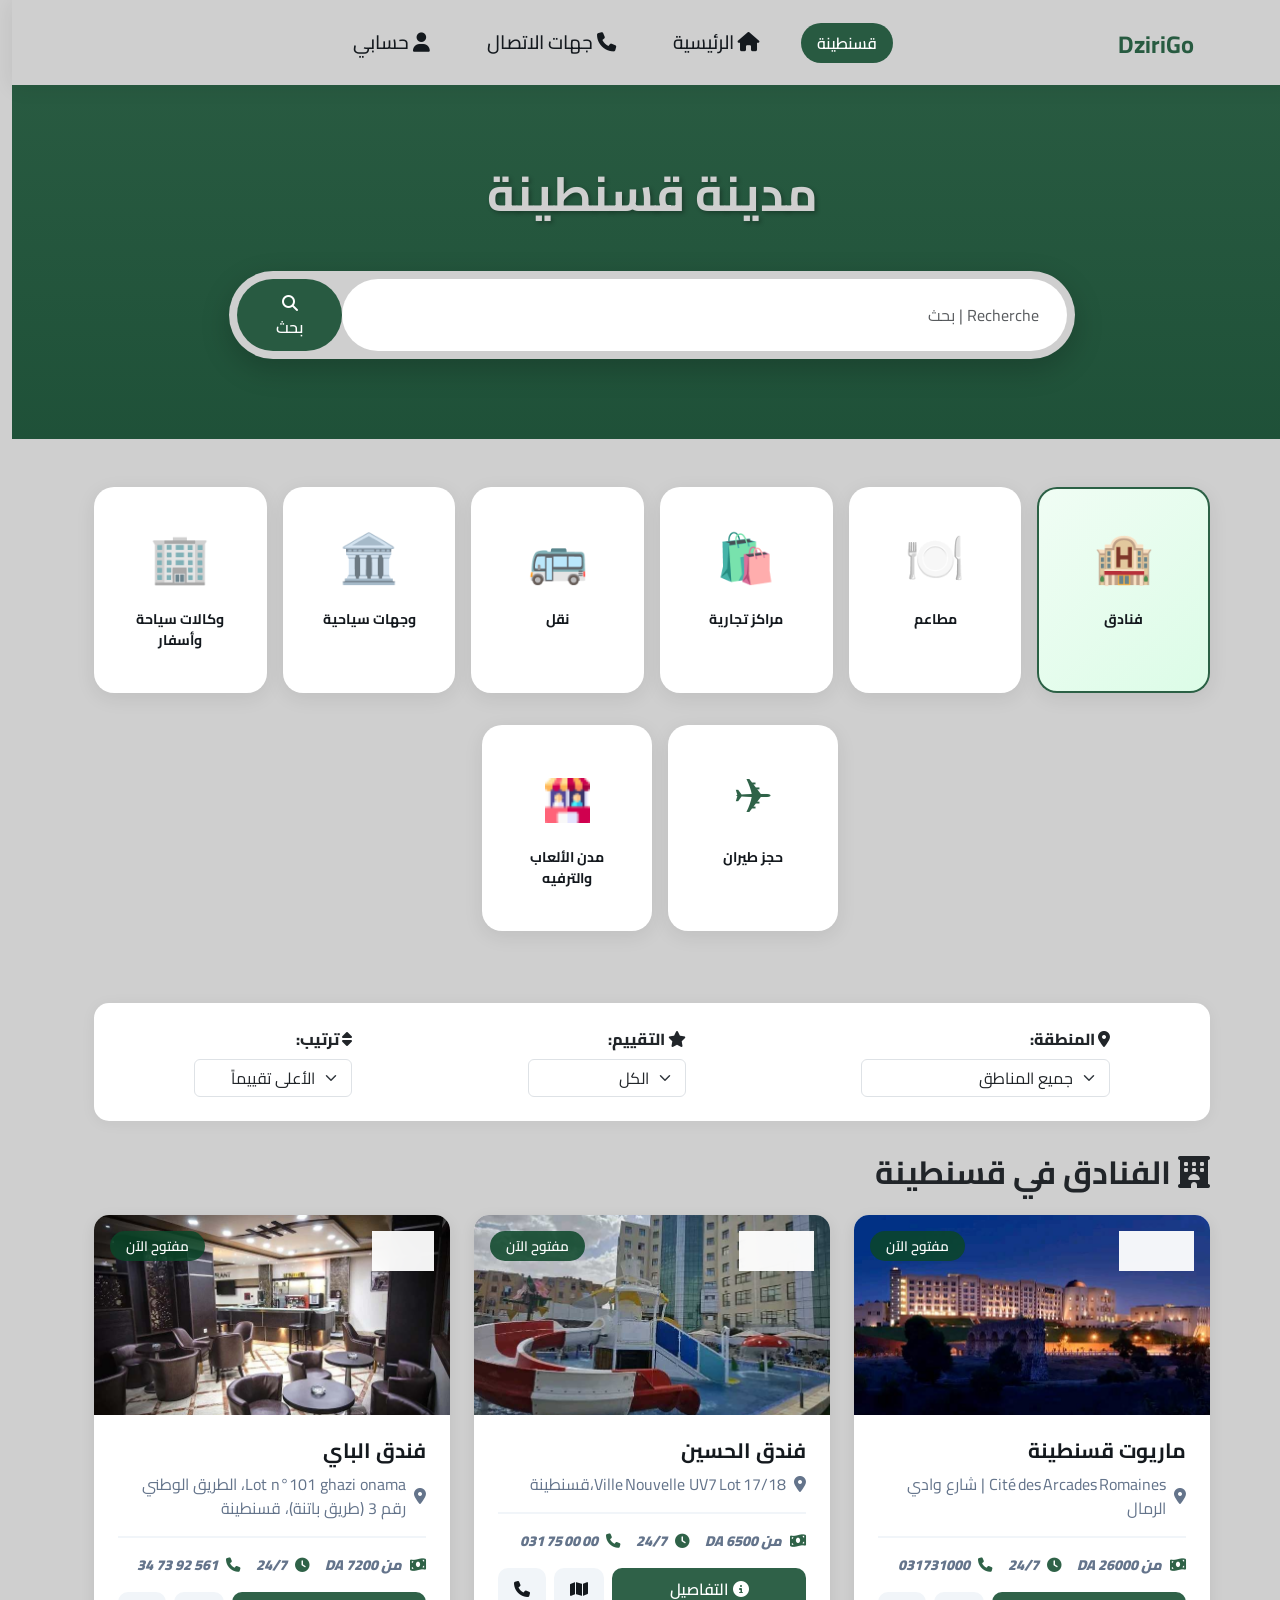
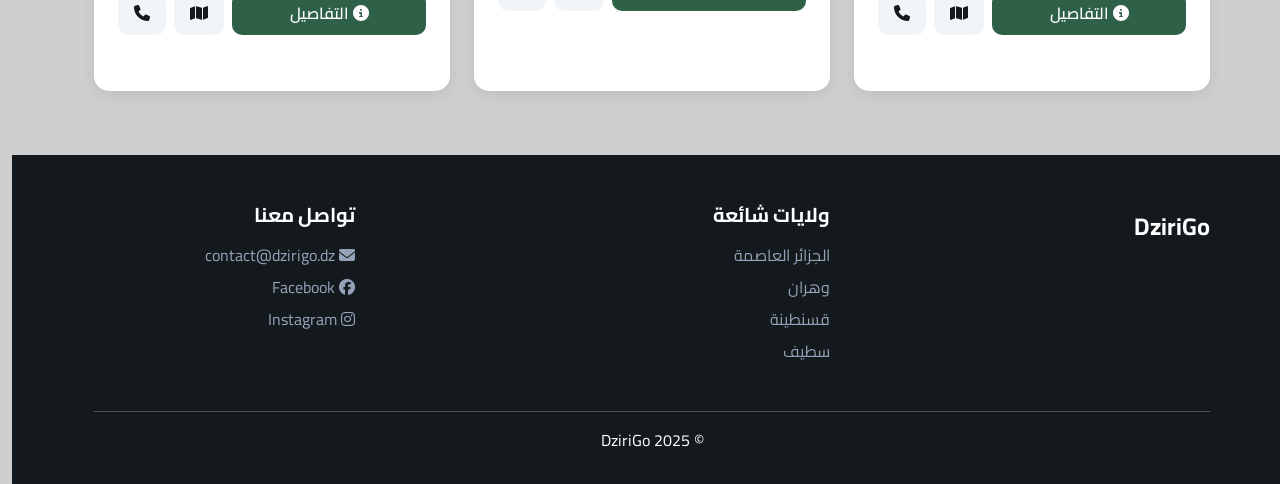
<file: index.html>
<!DOCTYPE html>
<html lang="ar" dir="rtl">
<head>
    <meta charset="UTF-8">
    <meta name="viewport" content="width=device-width, initial-scale=1.0">
    <title>DziriGo - دليلك الشامل للجزائر</title>
    <link href="https://cdn.jsdelivr.net/npm/bootstrap@5.3.0/dist/css/bootstrap.min.css" rel="stylesheet">
    <link rel="stylesheet" href="https://cdnjs.cloudflare.com/ajax/libs/font-awesome/6.4.0/css/all.min.css">
    <link rel="stylesheet" href="/style.css">
</head>
<body>
    
    <nav class="navbar navbar-expand-lg sticky-top">
        <div class="container">
            <a class="navbar-brand" href="#">
                <span class="flag-icon">DziriGo</span> 
            </a>
            <button class="navbar-toggler" type="button" data-bs-toggle="collapse" data-bs-target="#navbarNav">
                <span class="navbar-toggler-icon"></span>
            </button>
            <div class="collapse navbar-collapse" id="navbarNav">
                <ul class="navbar-nav me-auto">
                    <li class="nav-item">
                        <select class="city-selector form-select" id="citySelector">
                            <option value="constantine">قسنطينة</option>
                            <option value="oran">وهران</option>
                            <option value="setif">سطيف</option>
                        </select>
                    </li>
                </ul>
                <ul class="navbar-nav ms-auto" >
                    <li class="nav-item">
                        <a class="nav-link" href="#" ><i class="fas fa-home"></i> الرئيسية</a>
                    </li>
                    <li class="nav-item">
                        <a class="nav-link" href="/pages/contacts.html"><i class="fas fa-phone"></i> جهات الاتصال</a>
                    </li>
                    <li class="nav-item">
                        <a class="nav-link" href="/pages/form.html"><i class="fas fa-user"></i> حسابي</a>
                    </li>
                </ul>
            </div>
        </div>
    </nav>

  
    <section class="hero-section">
        <div class="container text-center">
            <h1 class="hero-title">مدينة قسنطينة </h1>
            </div> 
            <div class="row justify-content-center">
                <div class="col-lg-8">
                    <div class="search-box">
                        <div class="d-flex">
                            <input type="text" class="form-control" placeholder=" Recherche | بحث ">
                            <button type="button">
                                <i class="fas fa-search"></i> بحث
                            </button>
                        </div>
                    </div>
                </div>
            </div>
        </div>
    </section>

   
    <section class="categories-section">
        <div class="container">
            <div class="row g-3">
                <div class="col-6 col-md-4 col-lg-2">
                    <div class="category-card active" data-category="hotels">
                        <div class="category-icon">🏨</div>
                        <div class="category-title">فنادق</div>
                    </div>
                </div>
                <div class="col-6 col-md-4 col-lg-2">
                    <div class="category-card" data-category="restaurants">
                        <div class="category-icon">🍽️</div>
                        <div class="category-title">مطاعم</div>
                    </div>
                </div>
                <div class="col-6 col-md-4 col-lg-2">
                    <div class="category-card" data-category="malls">
                        <div class="category-icon">🛍️</div>
                        <div class="category-title">مراكز تجارية</div>
                    </div>
                </div>
                <div class="col-6 col-md-4 col-lg-2">
                    <div class="category-card" data-category="transport">
                        <div class="category-icon">🚌</div>
                        <div class="category-title">نقل</div>
                    </div>
                </div>
                <div class="col-6 col-md-4 col-lg-2">
                    <div class="category-card" data-category="tourism">
                        <div class="category-icon">🏛️</div>
                        <div class="category-title">وجهات سياحية</div>
                    </div>
                </div>
                <div class="col-6 col-md-4 col-lg-2">
                    <div class="category-card" data-category="services">
                        <div class="category-icon">🏢</div>
                        <div class="category-title text-size">وكالات سياحة وأسفار</div>
                    </div>
                </div>
                <div class="row g-3 card-center">
                    <div class="col-6 col-md-5 col-lg-2">
                    <div class="category-card" data-category="bligthbkings">
                        <div class="category-icon">✈</div>
                        <div class="category-title text-size">حجز طيران</div>
                    </div>
                </div>
                 <div class="col-6 col-md-5 col-lg-2">
                    <div class="category-card" data-category="gamescities">
                        <div class="category-icon"><img src="/icons/booth.png" style="width: 45px;"></div>
                        <div class="category-title text-size"> مدن الألعاب والترفيه</div>
                    </div>
                </div>
                </div>
            </div>
        </div>
    </section>

  
    <div class="container mt-4">
        <div class="filter-section">
            <div class="row align-items-center ">
                <div class="col-md-3 mb-3 mb-md-0">
                    <label class="form-label mb-2"><i class="fas fa-map-marker-alt"></i> المنطقة:</label>
                    <select class="form-select" id="areaFilter">
                        <option>جميع المناطق</option>
                        <option>وسط المدينة</option>
                        <option>الكدية</option>
                        <option>بومزو</option>
                        <option>زواغي</option>
                        <option>بلدية ابن باديس</option>
                    </select>
                </div>
                <div class="col-md-2 mb-3 mb-md-0">
                    <label class="form-label mb-2"><i class="fas fa-star"></i> التقييم:</label>
                    <select class="form-select" id="ratingFilter">
                        <option>الكل</option>
                        <option>5 نجوم</option>
                        <option>4+ نجوم</option>
                        <option>3+ نجوم</option>
                    </select>
                </div>
                <div class="col-md-2 mb-3 mb-md-0">
                    <label class="form-label mb-2"><i class="fas fa-sort"></i> ترتيب:</label>
                    <select class="form-select" id="sortFilter">
                        <option>الأعلى تقييماً</option>
                        <option>الأقل سعراً</option>
                        <option>الأقرب</option>
                    </select>
                </div>

            </div>
        </div>

     
        <h2 class="mb-4 fw-bold" id="categoryTitle">
            <i class="fas fa-hotel"></i> الفنادق في قسنطينة
        </h2>
        <div class="row" id="placesContainer"></div>
    </div>

   
    <footer class="footer">
        <div class="container">
            <div class="row row-flex">
                <div class="col-md-2 mb-4">
                    <a class="navbar-brand" href="#">
                        <span class="flag-icon" style="color: white;">DziriGo</span> 
                    </a>
                </div>
                <div class="col-md-3 mb-4">
                    <h5>ولايات شائعة</h5>
                    <a href="#" class="footer-link">الجزائر العاصمة</a>
                    <a href="#" class="footer-link">وهران</a>
                    <a href="#" class="footer-link">قسنطينة</a>
                    <a href="#" class="footer-link">سطيف</a>
                </div>
                <div class="col-md-3 mb-4">
                    <h5>تواصل معنا</h5>
                    <a href="#" class="footer-link"><i class="fas fa-envelope"></i> contact@dzirigo.dz</a>
                    <a href="#" class="footer-link"><i class="fab fa-facebook"></i> Facebook</a>
                    <a href="#" class="footer-link"><i class="fab fa-instagram"></i> Instagram</a>
                </div>
            </div>
            <hr class="bg-secondary">
            <div class="text-center text-muted">
                <p style="color: white;">© DziriGo 2025 </p>
            </div>
        </div>
    </footer>

    <script src="https://cdn.jsdelivr.net/npm/bootstrap@5.3.0/dist/js/bootstrap.bundle.min.js"></script>
    <script src="/index.js"></script>
</body>
</html>
</file>
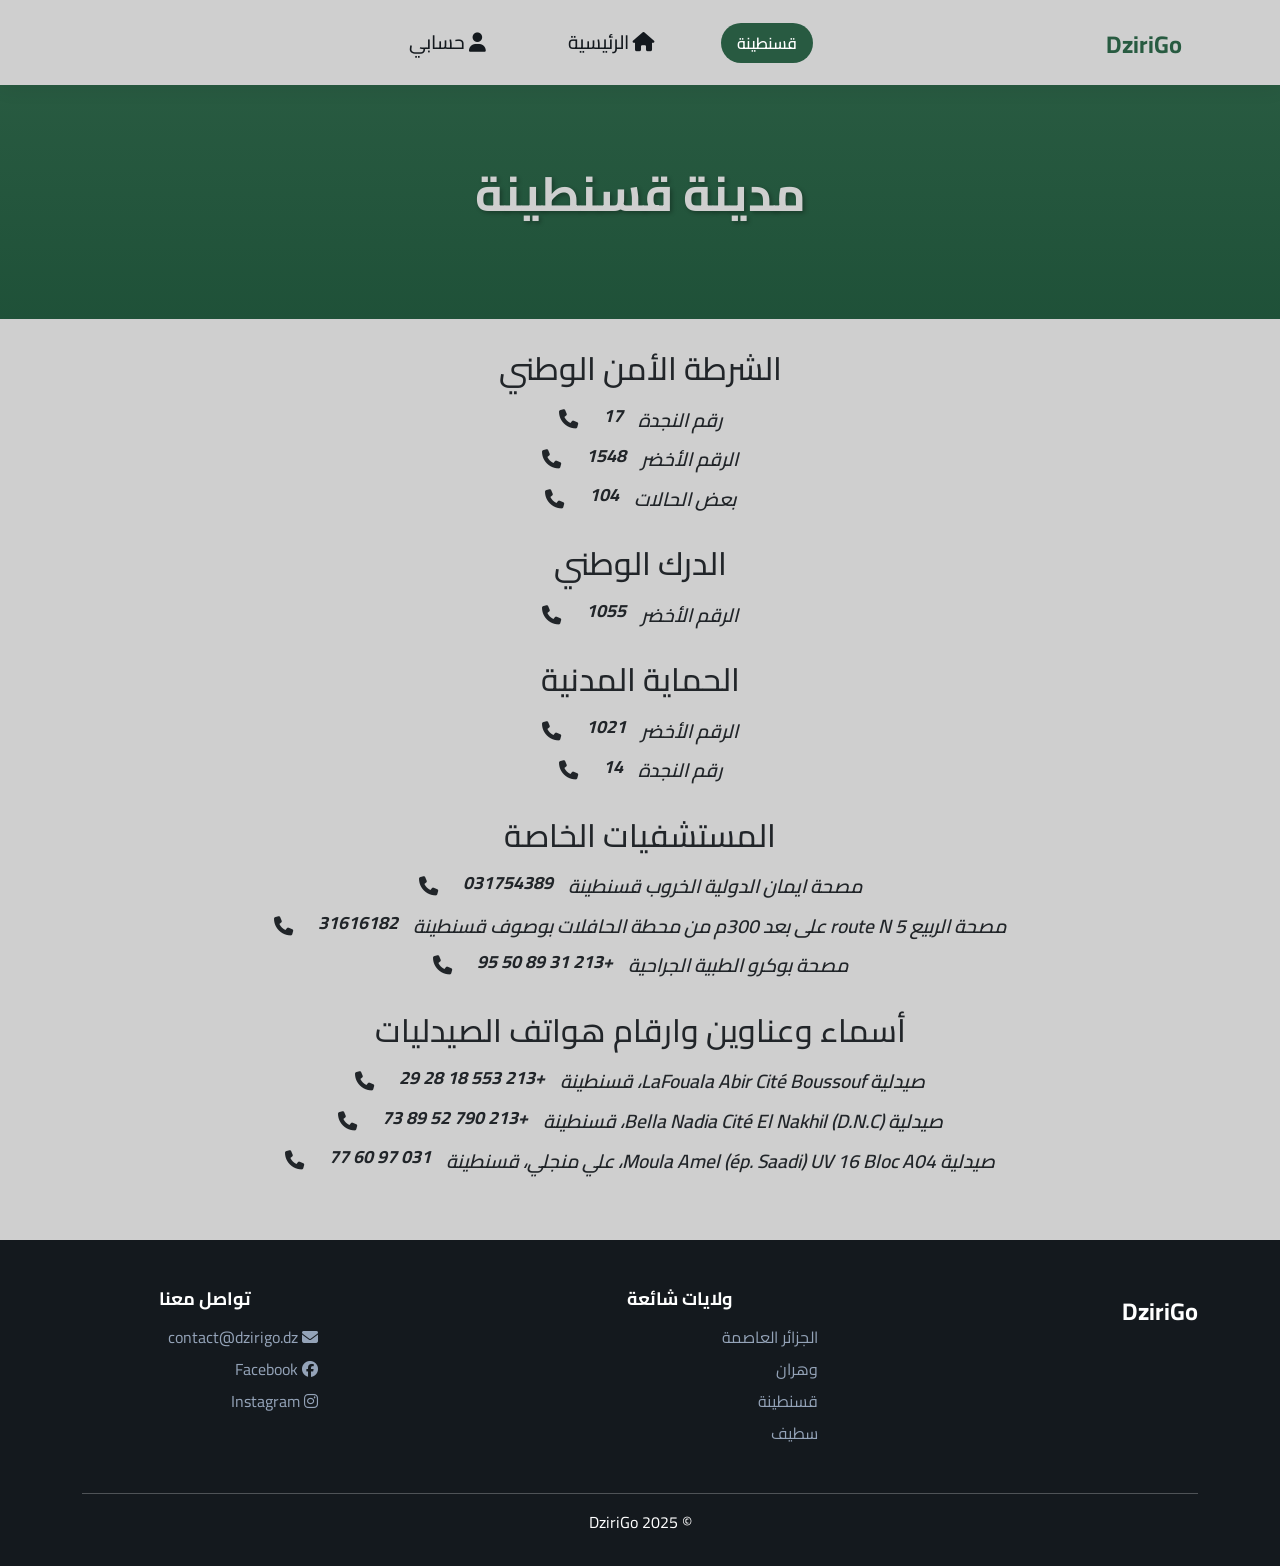
<file: pages/contacts.html>
<!DOCTYPE html>
<html lang="ar" dir="rtl">
<head>
    <meta charset="UTF-8">
    <meta name="viewport" content="width=device-width, initial-scale=1.0">
    <title>DziriGo - دليلك الشامل للجزائر</title>
    <link href="https://cdn.jsdelivr.net/npm/bootstrap@5.3.0/dist/css/bootstrap.min.css" rel="stylesheet">
    <link rel="stylesheet" href="https://cdnjs.cloudflare.com/ajax/libs/font-awesome/6.4.0/css/all.min.css">
    <link rel="stylesheet" href="../style.css">
    <style>
        h2{
            display: flex;
            justify-content: center;
            padding-top: 30px;
            /* padding-bottom: 20px; */
        }
        .number{
            width: 100%;
            display: flex;
            justify-content: center;
            align-items: center;
            font-size: larger;
            font-weight: 600;
            font-style: italic;
            padding-top: 10px;
            flex-wrap: wrap;
        }
        label{
            display: flex;
            justify-content: center;
            align-items: center;
            flex-wrap: wrap;
        }
        i{
            margin-right: 25px;
           
        }
        label,i:hover{
            cursor: pointer;
        }
        h5{
            margin-right:15px;
            font-size: large;
            font-weight: 700;
            text-align: center;
        }
        h5:hover{
            cursor: pointer;
        }
     
    </style>
</head>
<body>
     <nav class="navbar navbar-expand-lg sticky-top">
        <div class="container">
            <a class="navbar-brand" href="#">
                <span class="flag-icon">DziriGo</span> 
            </a>
            <button class="navbar-toggler" type="button" data-bs-toggle="collapse" data-bs-target="#navbarNav">
                <span class="navbar-toggler-icon"></span>
            </button>
            <div class="collapse navbar-collapse" id="navbarNav">
                <ul class="navbar-nav me-auto">
                    <li class="nav-item">
                        <select class="city-selector form-select" id="citySelector">
                            <option value="constantine">قسنطينة</option>
                            <option value="oran">وهران</option>
                            <option value="setif">سطيف</option>
                        </select>
                    </li>
                </ul>
                <ul class="navbar-nav ms-auto" >
                    <li class="nav-item">
                        <a class="nav-link" href="../index.html" ><i class="fas fa-home"></i> الرئيسية</a>
                    </li>
                    <li class="nav-item">
                        <a class="nav-link" href="form.html"><i class="fas fa-user"></i> حسابي</a>
                    </li>
                </ul>
            </div>
        </div>
    </nav>

    <section class="hero-section">
        <div class="container text-center">
            <h1 class="hero-title">مدينة قسنطينة </h1>
            </div> 
        </div>
    </section>
   
    <h2>الشرطة الأمن الوطني</h2>
     <div class="number" >
            <label for="">رقم النجدة</label>
            <h5>17</h5>
             <i class="fas fa-phone" onclick="call()"></i>
     </div>
    
     <div class="number">
            <label for="">الرقم الأخضر</label>
            <h5>1548</h5>
             <i class="fas fa-phone" onclick="call()"></i>
     </div>
     <div class="number">
            <label for="">بعض الحالات</label>
            <h5>104</h5>
             <i class="fas fa-phone" onclick="call()"></i>
     </div>

     <h2>الدرك الوطني</h2>
     <div class="number">
            <label for="">الرقم الأخضر</label>
            <h5>1055</h5>
             <i class="fas fa-phone" onclick="call()"></i>
     </div>
     <h2>الحماية المدنية</h2>
     <div class="number">
            <label for="">الرقم الأخضر</label>
            <h5>1021</h5>
             <i class="fas fa-phone" onclick="call()"></i>
     </div>
     <div class="number">
            <label for="">رقم النجدة</label>
            <h5>14</h5>
             <i class="fas fa-phone" onclick="call()"></i>
     </div>
     <h2>المستشفيات الخاصة</h2>
     <div class="number">
            <label for="" class="text-center">مصحة ايمان الدولية الخروب قسنطينة</label>
            <h5>031754389</h5>
             <i class="fas fa-phone" onclick="call()"></i>
     </div>
     <div class="number">
            <label for="" class="text-center">مصحة الربيع route N 5 على بعد 300م من محطة الحافلات بوصوف قسنطينة</label>
            <h5>31616182</h5>
             <i class="fas fa-phone" onclick="call()"></i>
     </div>
     <div class="number">
            <label for="">مصحة بوكرو الطبية الجراحية</label>
            <h5>+213 31 89 50 95</h5>
             <i class="fas fa-phone" onclick="call()"></i>
     </div>
     <h2 class="text-center">أسماء وعناوين وارقام هواتف الصيدليات </h2>
     <div class="number">
            <label for="" class="text-center">صيدلية  LaFouala Abir	Cité Boussouf، قسنطينة </label>
            <h5>+213 553 18 28 29</h5>
             <i class="fas fa-phone" onclick="call()"></i>
     </div>
     <div class="number">
            <label for="" class="text-center">صيدلية  Bella Nadia	Cité El Nakhil (D.N.C)، قسنطينة</label>
            <h5>+213 790 52 89 73</h5>
             <i class="fas fa-phone" onclick="call()"></i>
     </div>
     <div class="number">
            <label for="" class="text-center">صيدلية  Moula Amel (ép. Saadi)	UV 16 Bloc A04، علي منجلي، قسنطينة</label>
            <h5>031 97 60 77 </h5>
             <i class="fas fa-phone" onclick="call()"></i>
     </div>


       <footer class="footer">
        <div class="container">
            <div class="row row-flex">
                <div class="col-md-2 mb-4">
                    <a class="navbar-brand" href="#">
                        <span class="flag-icon" style="color: white;">DziriGo</span> 
                    </a>
                </div>
                <div class="col-md-3 mb-4">
                    <h5>ولايات شائعة</h5>
                    <a href="#" class="footer-link">الجزائر العاصمة</a>
                    <a href="#" class="footer-link">وهران</a>
                    <a href="#" class="footer-link">قسنطينة</a>
                    <a href="#" class="footer-link">سطيف</a>
                </div>
                <div class="col-md-3 mb-4">
                    <h5>تواصل معنا</h5>
                    <a href="#" class="footer-link"><i class="fas fa-envelope"></i> contact@dzirigo.dz</a>
                    <a href="#" class="footer-link"><i class="fab fa-facebook"></i> Facebook</a>
                    <a href="#" class="footer-link"><i class="fab fa-instagram"></i> Instagram</a>
                </div>
            </div>
            <hr class="bg-secondary">
            <div class="text-center text-muted">
                <p style="color: white;">© DziriGo 2025 </p>
            </div>
        </div>
    </footer>
    <script src="https://cdn.jsdelivr.net/npm/bootstrap@5.3.0/dist/js/bootstrap.bundle.min.js"></script>
    <script src="../index.js">      
    </script>
</body>
</html>
</file>
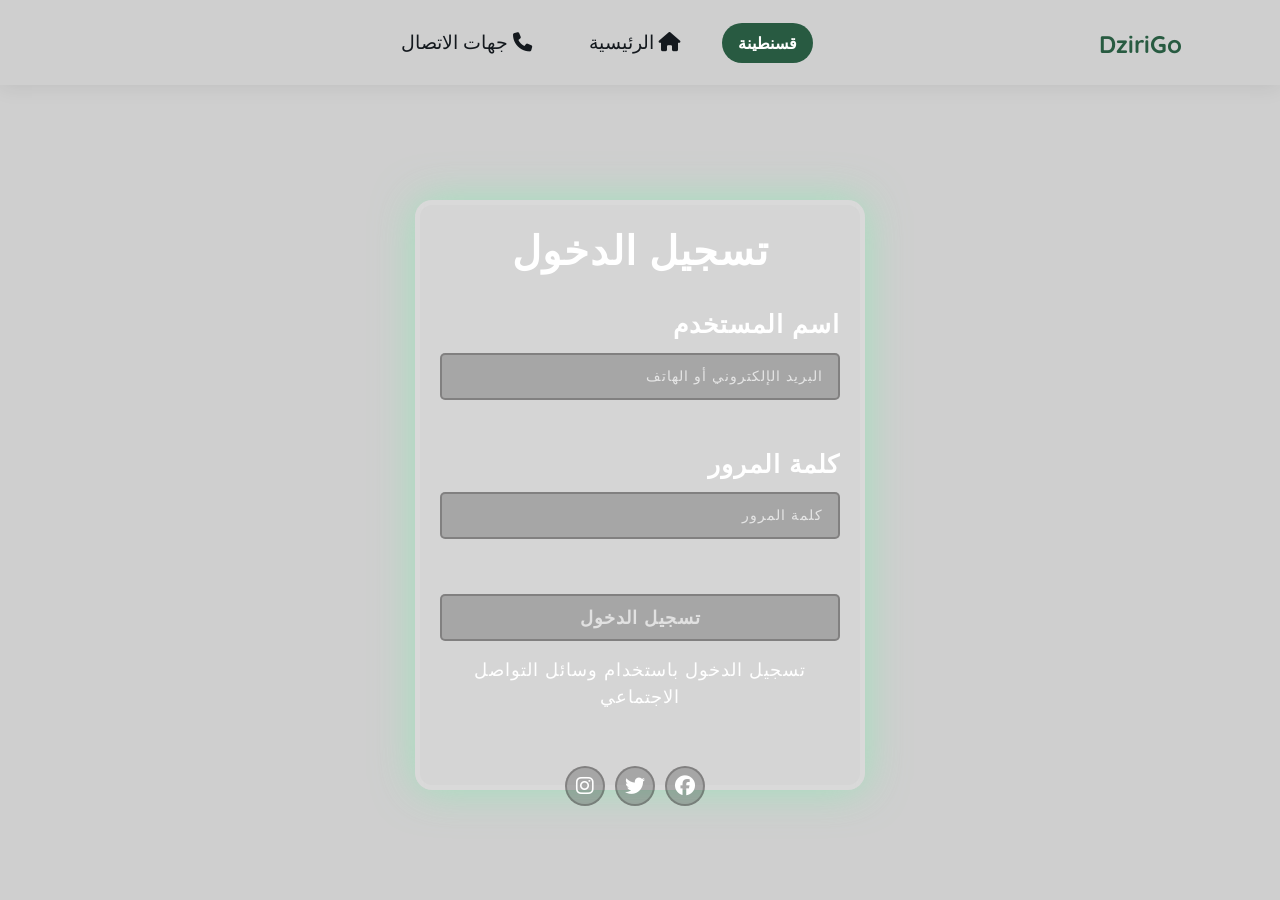
<file: pages/form.html>
<!DOCTYPE html>
<html lang="ar" dir="rtl">
<head>
     <meta charset="UTF-8">
    <meta name="viewport" content="width=device-width, initial-scale=1.0">
    <title>DziriGo - دليلك الشامل للجزائر</title>
    <link href="https://cdn.jsdelivr.net/npm/bootstrap@5.3.0/dist/css/bootstrap.min.css" rel="stylesheet">
    <link rel="stylesheet" href="https://cdnjs.cloudflare.com/ajax/libs/font-awesome/6.4.0/css/all.min.css">
    <link rel="stylesheet" href="../formStyle.css">
</head>
<body>
     <nav class="navbar navbar-expand-lg sticky-top">
        <div class="container">
            <a class="navbar-brand" href="#">
                <span class="flag-icon">DziriGo</span> 
            </a>
            <button class="navbar-toggler" type="button" data-bs-toggle="collapse" data-bs-target="#navbarNav">
                <span class="navbar-toggler-icon"></span>
            </button>
            <div class="collapse navbar-collapse" id="navbarNav">
                <ul class="navbar-nav me-auto">
                    <li class="nav-item">
                        <select class="city-selector form-select" id="citySelector">
                            <option value="constantine">قسنطينة</option>
                            <option value="oran">وهران</option>
                            <option value="setif">سطيف</option>
                        </select>
                    </li>
                </ul>
                <ul class="navbar-nav ms-auto" >
                    <li class="nav-item">
                        <a class="nav-link" href="../index.html" ><i class="fas fa-home"></i> الرئيسية</a>
                    </li>
                     <li class="nav-item">
                        <a class="nav-link" href="/pages/contacts.html"><i class="fas fa-phone"></i> جهات الاتصال</a>
                    </li>
                </ul>
            </div>
        </div>
    </nav>

    
    <form>
    <h3>تسجيل الدخول </h3>

    <label for="username">اسم المستخدم</label>
    <input type="text" placeholder="البريد الإلكتروني أو الهاتف" id="username">

    <label for="password">كلمة المرور</label>
    <input type="password" placeholder="كلمة المرور" id="password">

  <button>تسجيل الدخول</button>
  <p class="social-text">تسجيل الدخول باستخدام وسائل التواصل الاجتماعي</p>
  
  <div class="social-icons">

    <button class="social-icon fb"><i class="fa-brands fa-facebook"></i></button>
    <button class="social-icon tw"><i class="fa-brands fa-twitter"></i></button>
    <button class="social-icon in"><i class="fa-brands fa-instagram"></i></button>

  </div>
</form>




 <script src="https://cdn.jsdelivr.net/npm/bootstrap@5.3.0/dist/js/bootstrap.bundle.min.js"></script>
<script src="../index.js"></script>
</body>
</html>
</file>
<file: style.css>
@import url('https://fonts.googleapis.com/css2?family=Cairo:wght@300;400;600;700&display=swap');
        
        * {
            font-family: 'Cairo', sans-serif;
            margin: 0;
            padding: 0;
            box-sizing: border-box;
        }
        
        :root {
            --primary: #0b4628d9;
            --secondary: #FF0000;
            --dark: rgb(20, 25, 30);
            --light: #cfcfcf;
            --white: #ffffff;
            /* f8fafc */
        }
        
        body {
            background-color: var(--light);
            overflow-x: hidden;
            width: 100%;
        }
    
        .navbar {
            background: var(--light);
            box-shadow: 0 2px 20px rgba(0,0,0,0.08);
            padding: 1rem 0;
            width: 100%;
        }
        .navbarNav{
            text-decoration: var(--light);
        }
        a{
            color: var(--light);
        }
        a:hover{
            color: white;
        }
        .nav-item{
            font-size: larger;
            margin-left: 25px;
        }
        .nav-item:hover{
            background:#008f44;
            border-radius: 25px;
            font-weight: 800;
            font-size: large;
        }
        .navbar-brand {
            font-size: 1.8rem;
            font-weight: 700;
            color: var(--primary) !important;
        }
        
        .flag-icon {
            font-size: 1.5rem;
            margin-left: 0.5rem;
        }
        
        .nav-link {
            color: var(--dark) !important;
            font-weight: 500;
            margin: 0 0.5rem;
            transition: color 0.3s;
        }
        
        .nav-link:hover {
            color: var(--primary) !important;
        }
        
        .city-selector {
            background: var(--primary);
            color: white;
            border: none;
            padding: 0.5rem 1rem;
            border-radius: 25px;
            font-weight: 600;
        }

        .hero-section {
            background: linear-gradient(#0b4628d9, rgba(0, 59, 30, 0.85));
            padding: 5rem 0;
            color: #cfcfcf;
            position: relative;
        }
        
        .hero-title {
            font-size: 3rem;
            font-weight: 700;
            margin-bottom: 1rem;
            text-shadow: 2px 2px 4px rgba(0,0,0,0.3);
        }
        .card-center{
            display: flex;
            justify-content: center;
            /* align-items: center; */
            /* margin-left: 10px; */
        }
        .container{
            /* text-align: center; */
        }
        
        .hero-subtitle {
            font-size: 1.3rem;
            opacity: 0.95;
            text-shadow: 1px 1px 2px rgba(0,0,0,0.3);
        }
        
        .city-badge {
            background: rgba(255,255,255,0.2);
            backdrop-filter: blur(10px);
            padding: 1rem 2rem;
            border-radius: 15px;
            display: inline-block;
            margin-top: 1rem;
        }
        

        .align-items-center{
            font-weight: 800;
            display: flex;
            justify-content: space-around;

        }
        .search-box {
            background: var(--light);
            border-radius: 50px;
            padding: 0.5rem;
            box-shadow: 0 10px 30px rgba(0,0,0,0.2);
            margin-top: 2rem;
        }
        
        .search-box input {
            border: none;
            padding: 0.75rem 1.5rem;
            border-radius: 50px;
            width: 100%;
        }
        
        .search-box input:focus {
            outline: none;
        }
        
        .search-box button {
            background: var(--primary);
            color: white;
            border: none;
            padding: 0.75rem 2rem;
            border-radius: 50px;
            font-weight: 600;
        }
        
       
        .categories-section {
            padding: 3rem 0;
            /* margin-top: -3rem; */
            position: relative;
            z-index: 10;
        }
        
        .category-card {
            background: white;
            border-radius: 20px;
            padding: 2rem;
            text-align: center;
            box-shadow: 0 5px 20px rgba(0,0,0,0.08);
            transition: all 0.3s;
            cursor: pointer;
            height: 100%;
            border: 2px solid transparent;
        }
        
        .category-card:hover {
            transform: translateY(-10px);
            box-shadow: 0 15px 40px rgba(0,0,0,0.15);
            border-color: var(--primary);
        }
        
        .category-card.active {
            border-color: var(--primary);
            background: linear-gradient(135deg, #f0fdf4 0%, #dcfce7 100%);
        }
        
        .category-icon {
            font-size: 3rem;
            margin-bottom: 1rem;
            color: var(--primary);
        }
        
        .category-title {
            font-size: 14px;
            font-weight: 700;
            color: var(--dark);
            margin-bottom: 0.5rem;
        }
        /* .text-size{
            font-size: 14px;
            font-weight: 900;
        } */
        .category-count {
            color: #64748b;
            font-size: 0.9rem;
        }
        .place-info{
            font-size: larger;
            font-weight: 900;
            font-style: italic;
        }
        
      
        .filter-section {
            background: white;
            border-radius: 15px;
            padding: 1.5rem;
            margin-bottom: 2rem;
            box-shadow: 0 2px 15px rgba(0,0,0,0.05);
        }
        
      
        .place-card {
            background: white;
            border-radius: 15px;
            overflow: hidden;
            box-shadow: 0 4px 15px rgba(0,0,0,0.08);
            transition: transform 0.3s, box-shadow 0.3s;
            margin-bottom: 2rem;
            height: 100%;
        }
        
        .place-card:hover {
            transform: translateY(-5px);
            box-shadow: 0 10px 30px rgba(0,0,0,0.15);
        }
        
        .place-img-wrapper {
            position: relative;
            height: 200px;
            overflow: hidden;
        }
        
        .place-img {
            width: 100%;
            height: 100%;
            object-fit: cover;
            transition: transform 0.5s;
        }
        
        .place-card:hover .place-img {
            transform: scale(1.1);
        }
        
        .rating-badge {
            position: absolute;
            top: 1rem;
            right: 1rem;
            background: rgba(255,255,255,0.95);
            padding: 0.5rem 1rem;
            border-radius: 25px;
            font-weight: 700;
            color: #f59e0b;
            backdrop-filter: blur(10px);
        }
        
        .status-badge {
            position: absolute;
            top: 1rem;
            left: 1rem;
            background: var(--primary);
            color: white;
            padding: 0.3rem 1rem;
            border-radius: 15px;
            font-size: 0.85rem;
            font-weight: 600;
        }
        
        .status-badge.closed {
            background: #dc2626;
        }
        
        .place-body {
            padding: 1.5rem;
        }
        
        .place-name {
            font-size: 1.3rem;
            font-weight: 700;
            color: var(--dark);
            margin-bottom: 0.5rem;
        }
        
        .place-location {
            color: #64748b;
            margin-bottom: 1rem;
            display: flex;
            align-items: center;
            gap: 0.5rem;
        }
        
        .place-info {
            display: flex;
            flex-wrap: wrap;
            gap: 1rem;
            margin-bottom: 1rem;
            padding-top: 1rem;
            border-top: 2px solid #f1f5f9;
        }
        
        .info-item {
            display: flex;
            align-items: center;
            gap: 0.5rem;
            color: #64748b;
            font-size: 0.9rem;
        }
        
        .info-item i {
            color: var(--primary);
        }
        
        .place-actions {
            display: flex;
            gap: 0.5rem;
        }
        
        .btn-details {
            flex: 1;
            background: var(--primary);
            color: white;
            border: none;
            padding: 0.6rem;
            border-radius: 10px;
            font-weight: 600;
            transition: all 0.3s;
        }
        
        .btn-details:hover {
            background: #008f44;
            transform: translateY(-2px);
        }
        
        .btn-location {
            background: #f1f5f9;
            color: var(--dark);
            border: none;
            padding: 0.6rem 1rem;
            border-radius: 10px;
            transition: all 0.3s;
        }
        
        .btn-location:hover {
            background: #e2e8f0;
        }
        
        .btn-call {
            background: #f1f5f9;
            color: var(--dark);
            border: none;
            padding: 0.6rem 1rem;
            border-radius: 10px;
            transition: all 0.3s;
        }
        
        .btn-call:hover {
            background: #e2e8f0;
        }
      
        .footer {
            background: var(--dark);
            color: white;
            padding: 3rem 0 1rem;
            margin-top: 4rem;
        }
        
        .footer h5 {
            font-weight: 700;
            margin-bottom: 1rem;
            color: white;
        }
        
        .footer-link {
            color: #94a3b8;
            text-decoration: none;
            display: block;
            margin-bottom: 0.5rem;
            transition: color 0.3s;
        }
        
        .footer-link:hover {
            color: white;
        }
        .row-flex{
            display: flex;
            justify-content: space-between;
            align-content: center;

        }
        
       
        @media (max-width: 768px) {
            .hero-title {
                font-size: 2rem;
            }
            
            .category-card {
                margin-bottom: 1rem;
            }
        }
</file>
<file: formStyle.css>
@import url('https://fonts.googleapis.com/css2?family=Quicksand&display=swap');
@import url('/style.css');
*,
:before,
:after {
    margin:0;
    padding:0;
    box-sizing: border-box;
    font-family: inherit;
}

body {
    font-family: 'Quicksand', sans-serif;
    /* background-image: url("/logo.webp"); */
    background-repeat: no-repeat;
}

form {
    height: 590px;
    width:450px;
    background-color: rgba(255, 255, 255,0.13);
    position: absolute;
    transform: translate(-50%,-50%);
    top: 50%;
    left: 50%;
    border-radius: 17px;
    backdrop-filter: blur(5px);
    border: 5px solid rgba(255, 255, 255, 0.1);
    box-shadow: 0 0 40px rgba(129, 236, 174, 0.6);
    padding: 20px;
    margin-top: 45px;
}

form *{
    font-family: 'Quicksand', sans-serif;
    color:#ffffff;
    letter-spacing: 1px;
    outline: none;
    border: none;
}
form h3 {
    font-size: 40px;
    font-weight: 600;
    line-height: 50px;
    text-align: center;
}

label {
    display: block;
    margin-top: 30px;
    font-size: 25px;
    font-weight: 800;
}

input {
    margin-top: 10px;
    margin-bottom: 15px;
    padding: 11px 15px;
    font-size: 14px;
    font-weight: 300;
    background: rgba(0, 0, 0, 0.22);
    border: 2px solid #38363654;
    border-radius: 5px;
    width: 100%;
}

.social-text {
    font-size: 18px;
    display: flex;
    text-align: center;
    justify-content: center;
    align-items: center;
    color: white;
}

input:hover {
    background: #434343;
    transition: all 0.50s ease;
}

input:focus {
    box-shadow: 0px 2px 2px #0000002b, 0px 5px 10px #00000036;
    background: #434343;        
}

::placeholder {     
    color: #e5e5e5;
}

button {
    margin-top: 40px;
    margin-bottom: 15px;
    width: 100%;    
    background: rgba(0, 0, 0, 0.22);
    border: 2px solid #38363654;
    border-radius: 5px;
    color: #e1e1e1;
    padding: 8px 15px;
    font-size: 18px;
    font-weight: 600;
    cursor: pointer;
} 
 
button:hover {
    background: #629677;
    transition: all 0.50s ease;
}

button:focus {
    box-shadow: 0px 0px 0px 2px rgba(103, 110, 103, 0.71);
    background: #629677;
}           

.social-icons {
    text-align: center;
    display: flex;
    justify-content: center;
    align-items: center;
}

.social-icon {
    min-height: 40px;
    margin-right: 10px;
    display: flex;
    align-items: center;
    justify-content: center;
    min-width: 40px;
    max-width: 40px;
    max-height: 40px;
    border-radius: 40px;
    box-shadow: 0px 4px 8px #0c0b0b00;
    transition: all 0.50s ease;
    font-size: 20px;
}

.social-icon:hover{
    box-shadow: 0px 4px 14px #0000007a;
}

.social-icon:focus {
    box-shadow: 0px 0px 0px 2px currentColor;
    transform: scale(0.9);
}
</file>
